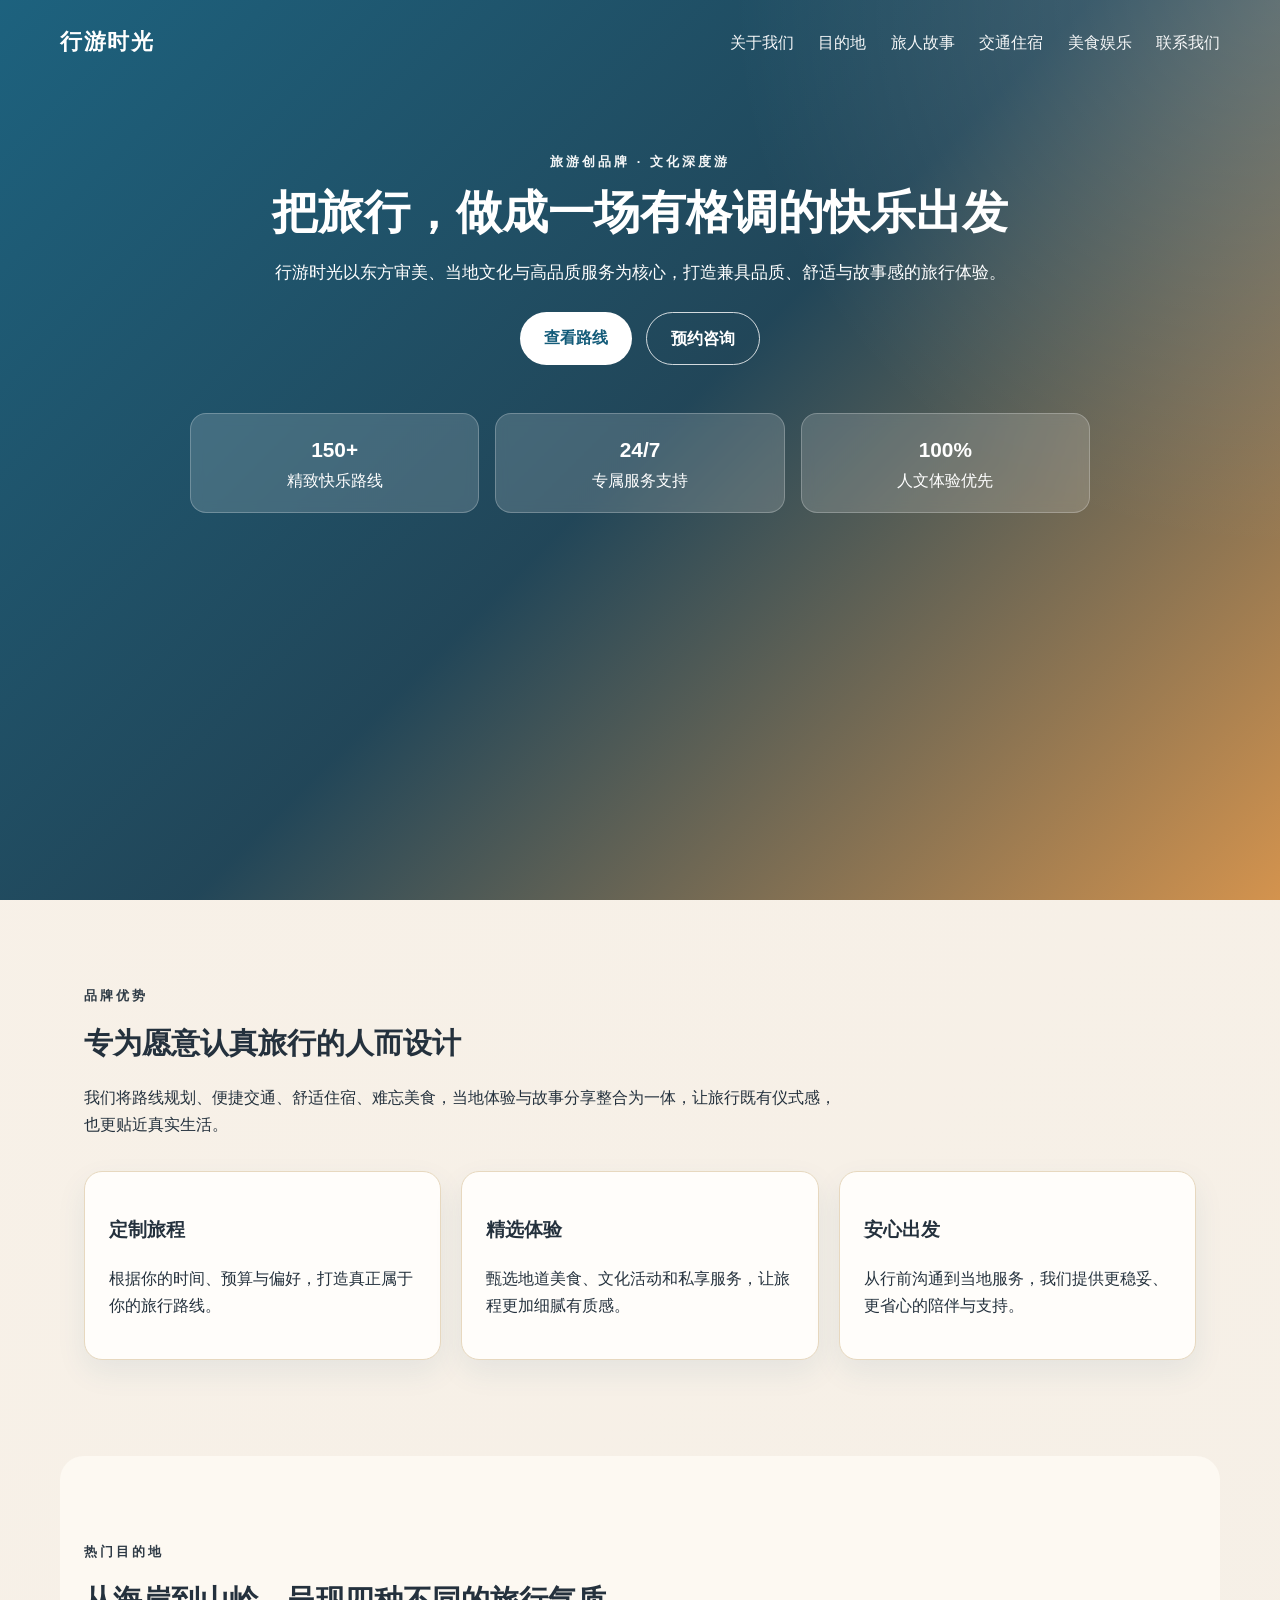
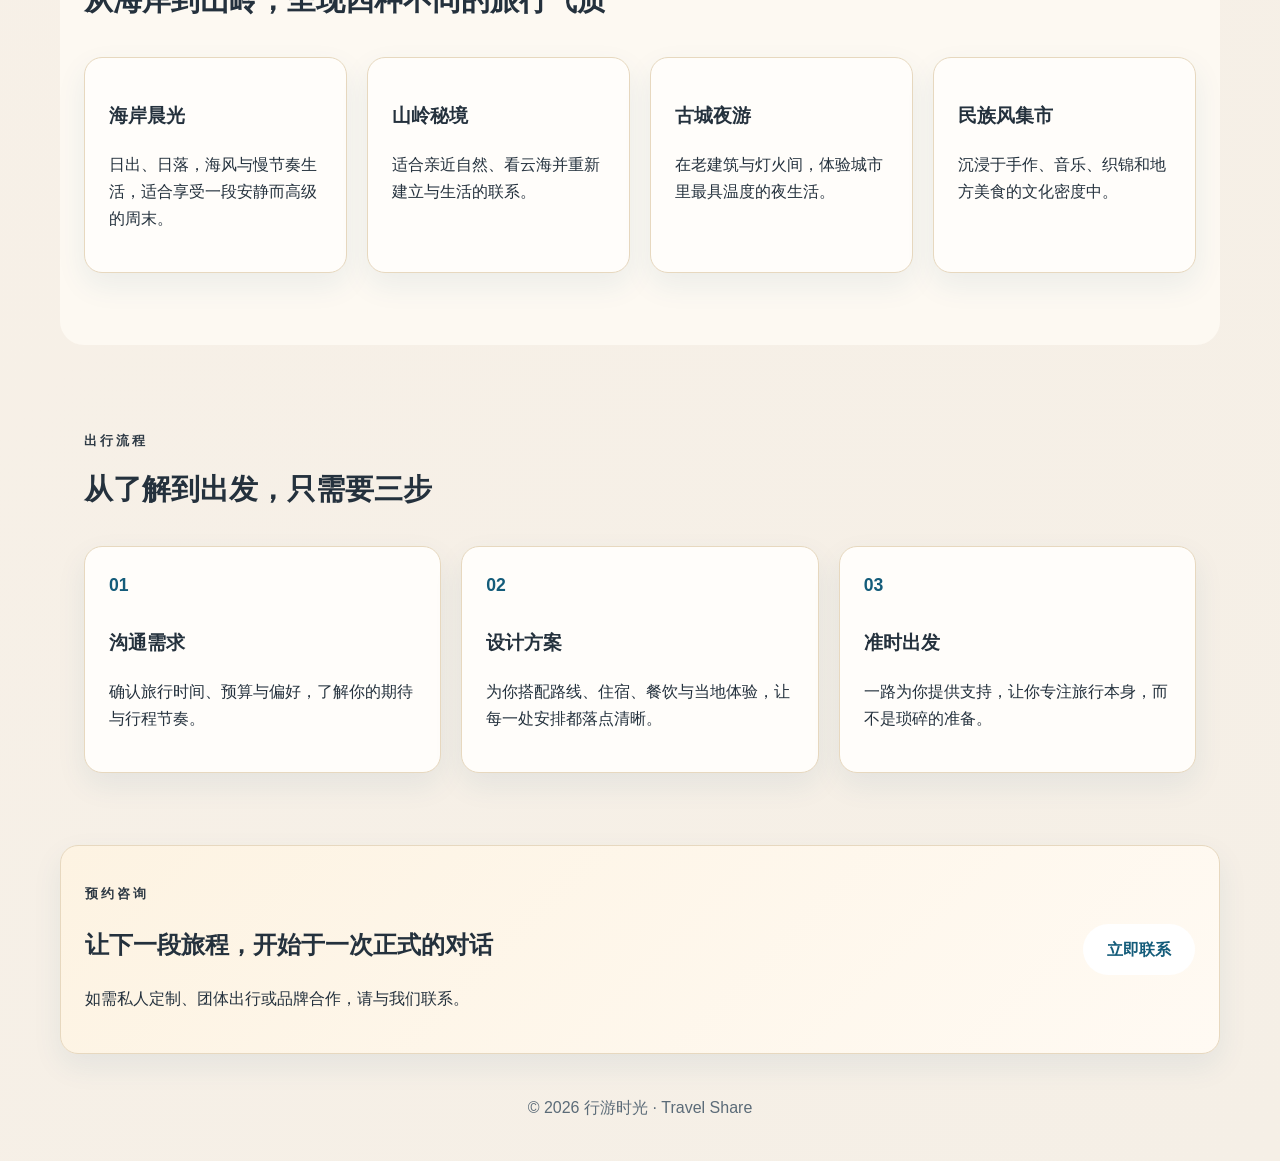
<file: index.html>
<!DOCTYPE html>
<html lang="zh-CN">
<head>
    <meta charset="UTF-8">
    <meta name="viewport" content="width=device-width, initial-scale=1.0">
    <title>行游时光 · Travel Share</title>
    <meta name="description" content="行游时光是面向高品质旅行体验与文化深度游的旅游品牌。">
    <link rel="stylesheet" href="css/style.css">
</head>
<body>
    <header class="hero">
        <nav class="nav">
            <a class="brand" href="index.html">行游时光</a>
            <div class="nav-links">
                <a href="pages/about.html">关于我们</a>
                <a href="pages/destinations.html">目的地</a>
                <a href="pages/stories.html">旅人故事</a>
                 <a href="pages/stories.html">交通住宿</a>
              <a href="pages/stories.html">美食娱乐</a>
                <a href="pages/contact.html">联系我们</a>
            </div>
        </nav>

        <div class="hero-content">
            <p class="tag">旅游创品牌 · 文化深度游</p>
            <h1>把旅行，做成一场有格调的快乐出发</h1>
            <p class="description">行游时光以东方审美、当地文化与高品质服务为核心，打造兼具品质、舒适与故事感的旅行体验。</p>
            <div class="hero-actions">
                <a class="btn btn-primary" href="pages/destinations.html">查看路线</a>
                <a class="btn btn-secondary" href="pages/contact.html">预约咨询</a>
            </div>
        </div>

        <div class="hero-stats">
            <div class="stat-card">
                <strong>150+</strong>
                <span>精致快乐路线</span>
            </div>
            <div class="stat-card">
                <strong>24/7</strong>
                <span>专属服务支持</span>
            </div>
            <div class="stat-card">
                <strong>100%</strong>
                <span>人文体验优先</span>
            </div>
        </div>
    </header>

    <main>
        <section class="section">
            <div class="section-heading">
                <p class="eyebrow">品牌优势</p>
                <h2>专为愿意认真旅行的人而设计</h2>
                <p>我们将路线规划、便捷交通、舒适住宿、难忘美食，当地体验与故事分享整合为一体，让旅行既有仪式感，也更贴近真实生活。</p>
            </div>
            <div class="card-grid">
                <article class="service-card">
                    <h3>定制旅程</h3>
                    <p>根据你的时间、预算与偏好，打造真正属于你的旅行路线。</p>
                </article>
                <article class="service-card">
                    <h3>精选体验</h3>
                    <p>甄选地道美食、文化活动和私享服务，让旅程更加细腻有质感。</p>
                </article>
                <article class="service-card">
                    <h3>安心出发</h3>
                    <p>从行前沟通到当地服务，我们提供更稳妥、更省心的陪伴与支持。</p>
                </article>
            </div>
        </section>

        <section class="section section-alt">
            <div class="section-heading">
                <p class="eyebrow">热门目的地</p>
                <h2>从海岸到山岭，呈现四种不同的旅行气质</h2>
            </div>
            <div class="card-grid">
                <article class="destination-card">
                    <h3>海岸晨光</h3>
                    <p>日出、日落，海风与慢节奏生活，适合享受一段安静而高级的周末。</p>
                </article>
                <article class="destination-card">
                    <h3>山岭秘境</h3>
                    <p>适合亲近自然、看云海并重新建立与生活的联系。</p>
                </article>
                <article class="destination-card">
                    <h3>古城夜游</h3>
                    <p>在老建筑与灯火间，体验城市里最具温度的夜生活。</p>
                </article>
                <article class="destination-card">
                    <h3>民族风集市</h3>
                    <p>沉浸于手作、音乐、织锦和地方美食的文化密度中。</p>
                </article>
            </div>
        </section>

        <section class="section">
            <div class="section-heading">
                <p class="eyebrow">出行流程</p>
                <h2>从了解到出发，只需要三步</h2>
            </div>
            <div class="process-grid">
                <article class="process-card">
                    <span>01</span>
                    <h3>沟通需求</h3>
                    <p>确认旅行时间、预算与偏好，了解你的期待与行程节奏。</p>
                </article>
                <article class="process-card">
                    <span>02</span>
                    <h3>设计方案</h3>
                    <p>为你搭配路线、住宿、餐饮与当地体验，让每一处安排都落点清晰。</p>
                </article>
                <article class="process-card">
                    <span>03</span>
                    <h3>准时出发</h3>
                    <p>一路为你提供支持，让你专注旅行本身，而不是琐碎的准备。</p>
                </article>
            </div>
        </section>

        <section class="section cta-banner">
            <div>
                <p class="eyebrow">预约咨询</p>
                <h2>让下一段旅程，开始于一次正式的对话</h2>
                <p>如需私人定制、团体出行或品牌合作，请与我们联系。</p>
            </div>
            <a class="btn btn-primary" href="mailto:hello@travelshare.example">立即联系</a>
        </section>
    </main>

    <footer class="footer">
        <p>© 2026 行游时光 · Travel Share</p>
    </footer>
</body>
</html>
</file>
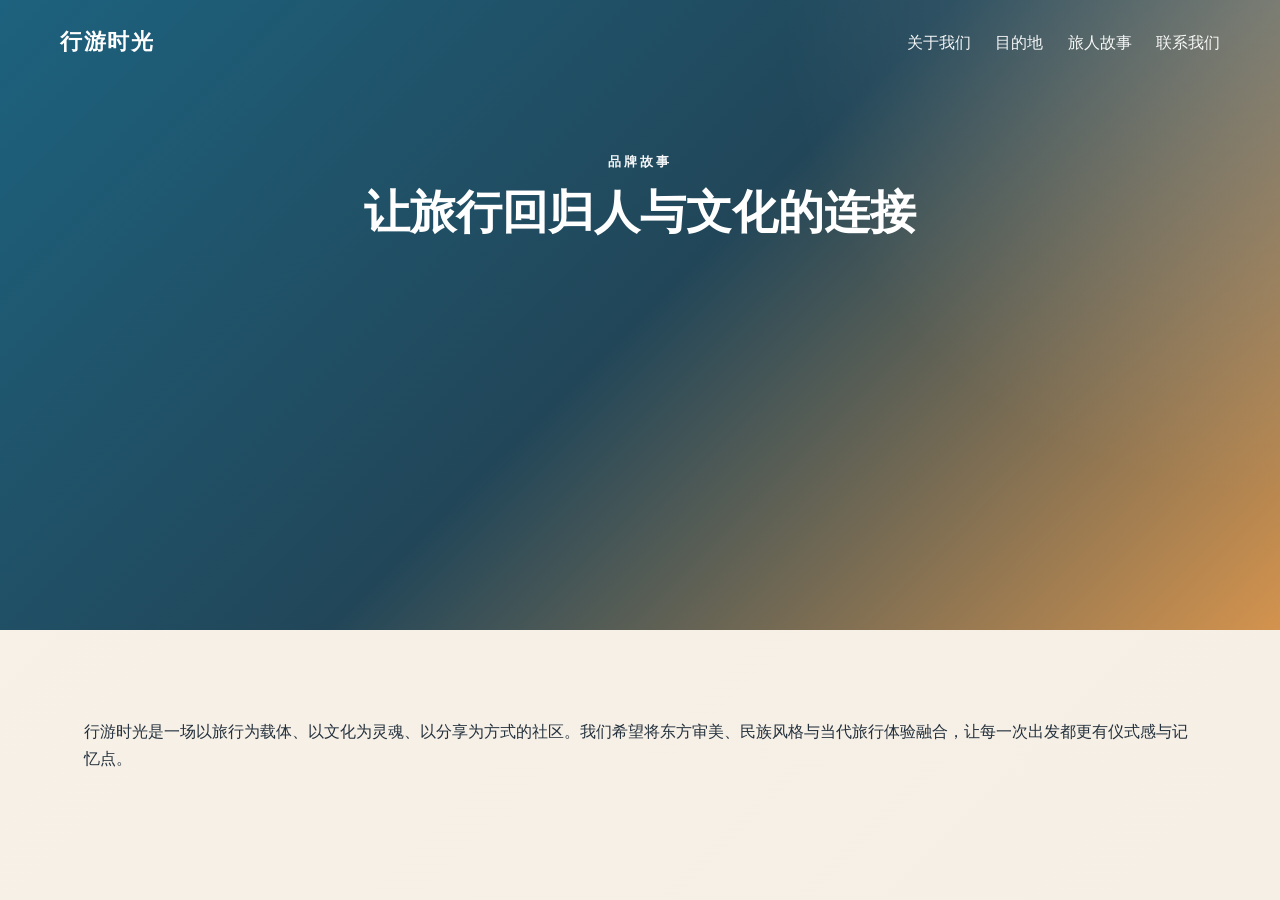
<file: pages/about.html>
<!DOCTYPE html>
<html lang="zh-CN">
<head>
    <meta charset="UTF-8">
    <meta name="viewport" content="width=device-width, initial-scale=1.0">
    <title>关于我们 · 行游时光</title>
    <link rel="stylesheet" href="../css/style.css">
</head>
<body>
    <header class="hero hero-small">
        <nav class="nav">
            <a class="brand" href="../index.html">行游时光</a>
            <div class="nav-links">
                <a href="about.html">关于我们</a>
                <a href="destinations.html">目的地</a>
                <a href="stories.html">旅人故事</a>
                <a href="contact.html">联系我们</a>
            </div>
        </nav>
        <div class="page-hero">
            <p class="tag">品牌故事</p>
            <h1>让旅行回归人与文化的连接</h1>
        </div>
    </header>
    <main class="page-content">
        <section class="section">
            <p>行游时光是一场以旅行为载体、以文化为灵魂、以分享为方式的社区。我们希望将东方审美、民族风格与当代旅行体验融合，让每一次出发都更有仪式感与记忆点。</p>
        </section>
    </main>
</body>
</html>
</file>
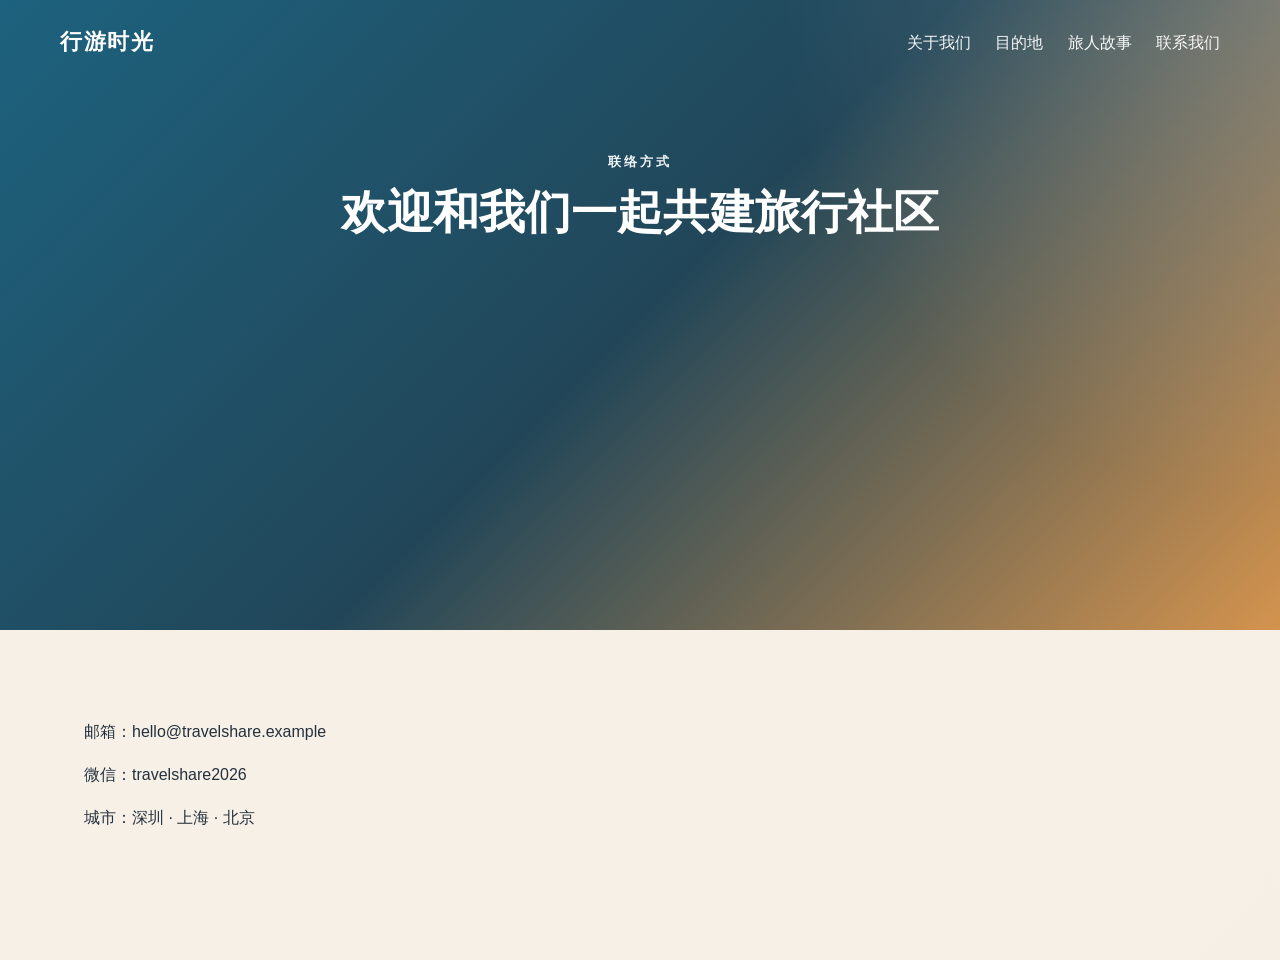
<file: pages/contact.html>
<!DOCTYPE html>
<html lang="zh-CN">
<head>
    <meta charset="UTF-8">
    <meta name="viewport" content="width=device-width, initial-scale=1.0">
    <title>联系我们 · 行游时光</title>
    <link rel="stylesheet" href="../css/style.css">
</head>
<body>
    <header class="hero hero-small">
        <nav class="nav">
            <a class="brand" href="../index.html">行游时光</a>
            <div class="nav-links">
                <a href="about.html">关于我们</a>
                <a href="destinations.html">目的地</a>
                <a href="stories.html">旅人故事</a>
                <a href="contact.html">联系我们</a>
            </div>
        </nav>
        <div class="page-hero">
            <p class="tag">联络方式</p>
            <h1>欢迎和我们一起共建旅行社区</h1>
        </div>
    </header>
    <main class="page-content">
        <section class="section contact-card">
            <p>邮箱：hello@travelshare.example</p>
            <p>微信：travelshare2026</p>
            <p>城市：深圳 · 上海 · 北京</p>
        </section>
    </main>
</body>
</html>
</file>
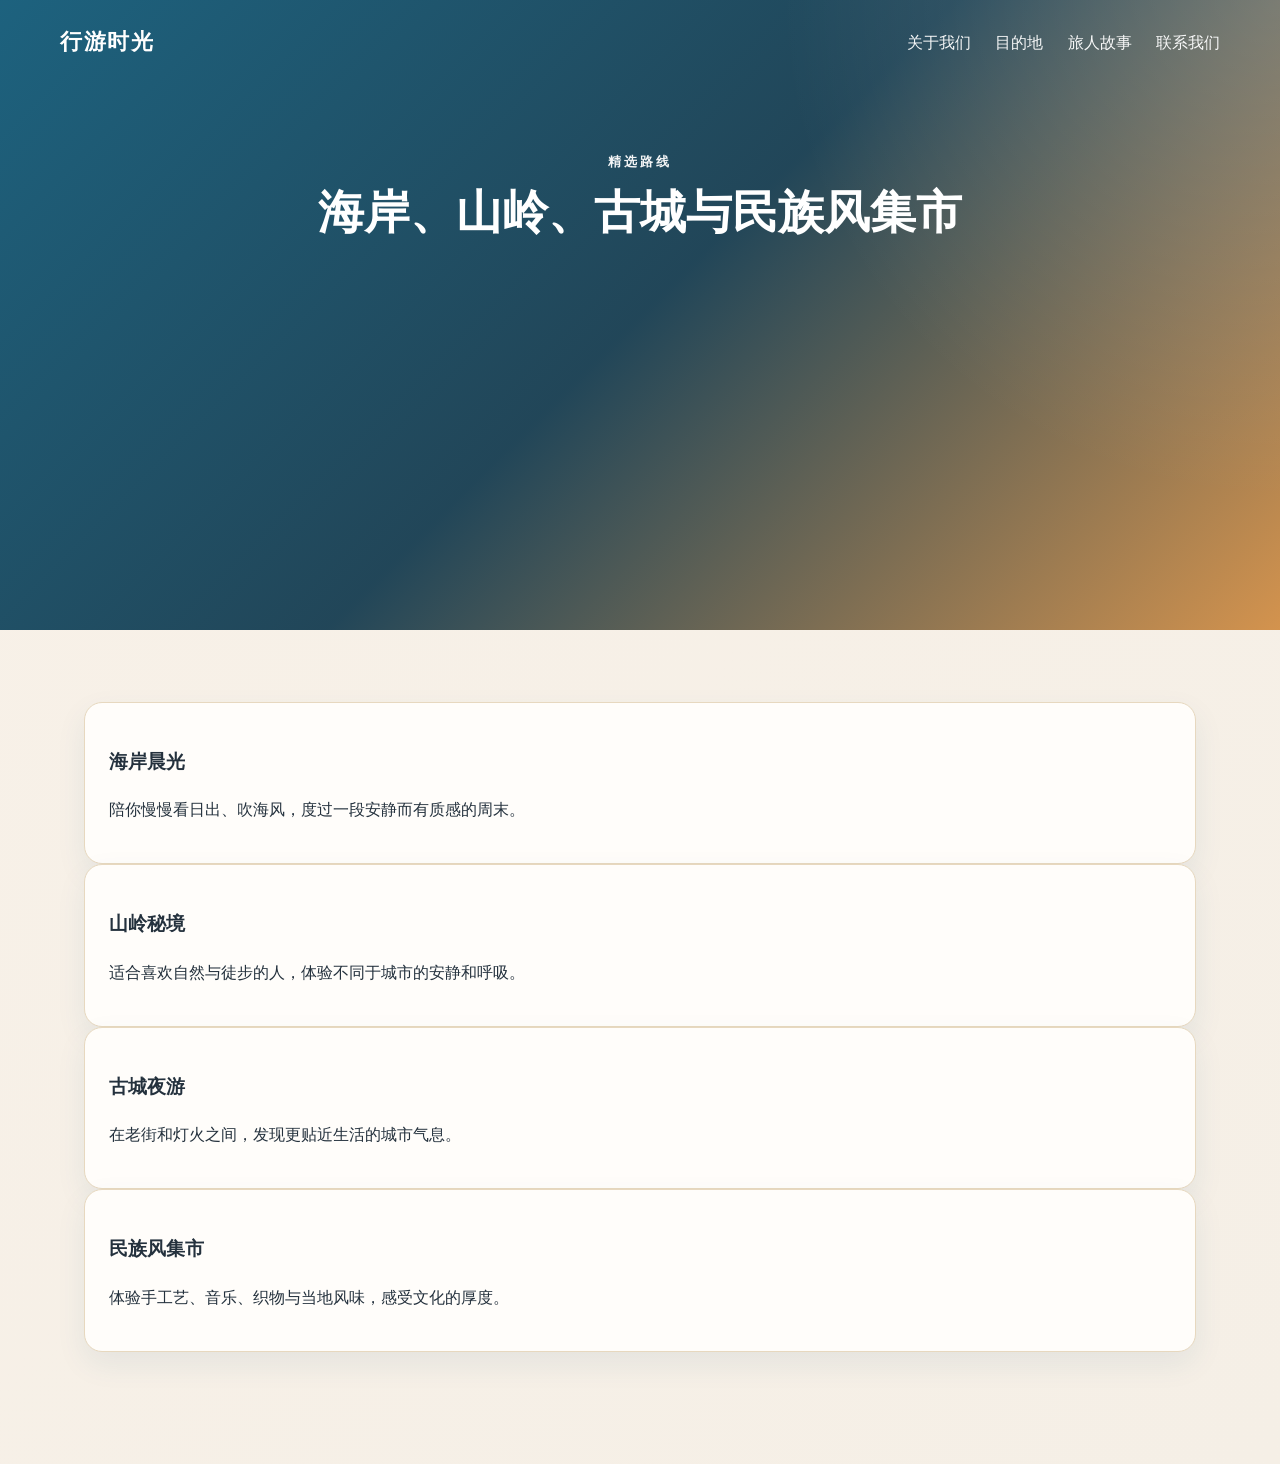
<file: pages/destinations.html>
<!DOCTYPE html>
<html lang="zh-CN">
<head>
    <meta charset="UTF-8">
    <meta name="viewport" content="width=device-width, initial-scale=1.0">
    <title>目的地 · 行游时光</title>
    <link rel="stylesheet" href="../css/style.css">
</head>
<body>
    <header class="hero hero-small">
        <nav class="nav">
            <a class="brand" href="../index.html">行游时光</a>
            <div class="nav-links">
                <a href="about.html">关于我们</a>
                <a href="destinations.html">目的地</a>
                <a href="stories.html">旅人故事</a>
                <a href="contact.html">联系我们</a>
            </div>
        </nav>
        <div class="page-hero">
            <p class="tag">精选路线</p>
            <h1>海岸、山岭、古城与民族风集市</h1>
        </div>
    </header>
    <main class="page-content">
        <section class="section destination-grid">
            <article class="destination-card"><h3>海岸晨光</h3><p>陪你慢慢看日出、吹海风，度过一段安静而有质感的周末。</p></article>
            <article class="destination-card"><h3>山岭秘境</h3><p>适合喜欢自然与徒步的人，体验不同于城市的安静和呼吸。</p></article>
            <article class="destination-card"><h3>古城夜游</h3><p>在老街和灯火之间，发现更贴近生活的城市气息。</p></article>
            <article class="destination-card"><h3>民族风集市</h3><p>体验手工艺、音乐、织物与当地风味，感受文化的厚度。</p></article>
        </section>
    </main>
</body>
</html>
</file>
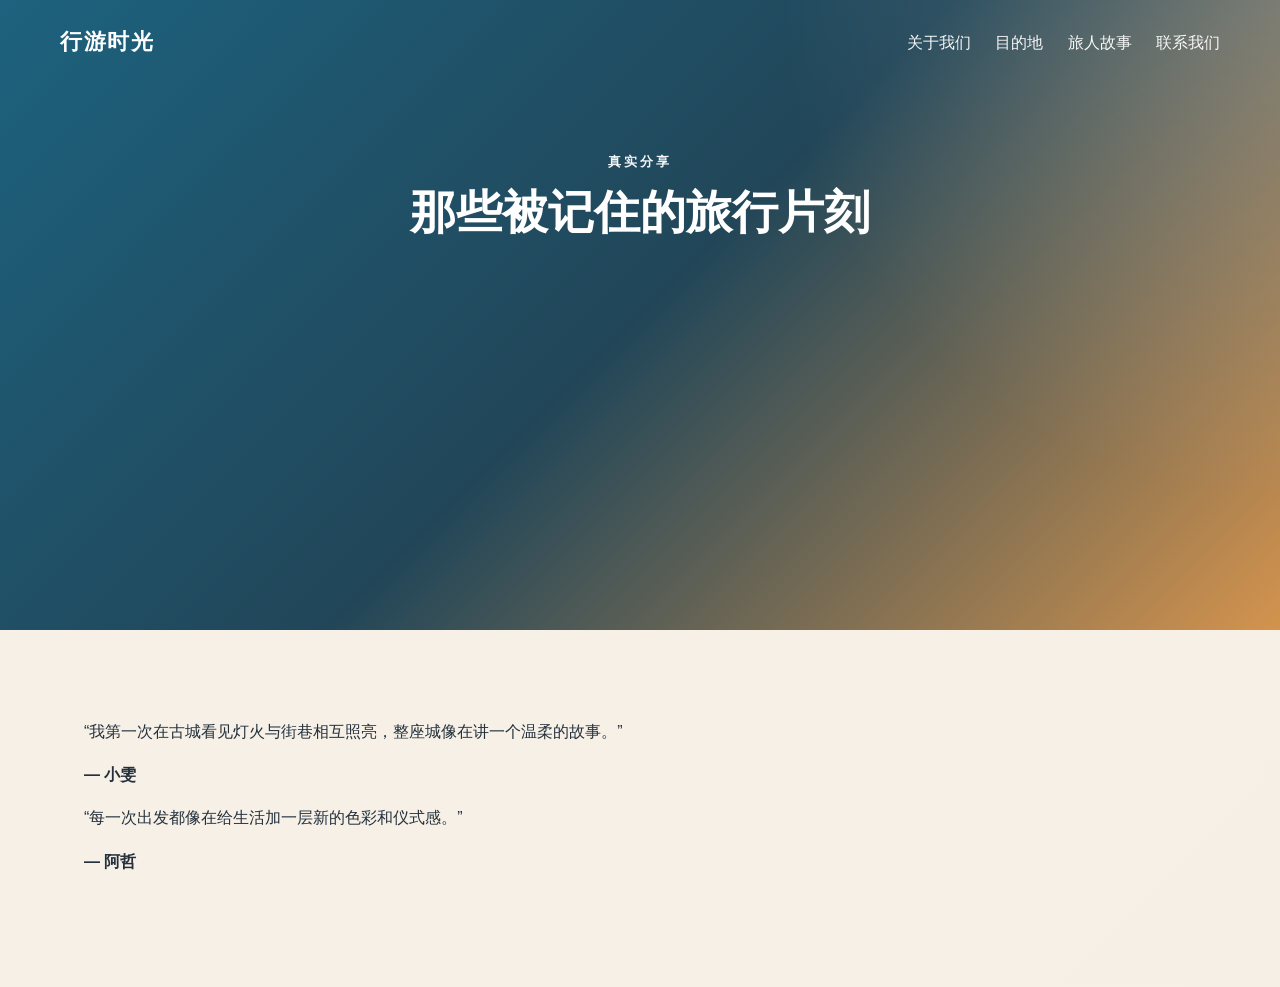
<file: pages/stories.html>
<!DOCTYPE html>
<html lang="zh-CN">
<head>
    <meta charset="UTF-8">
    <meta name="viewport" content="width=device-width, initial-scale=1.0">
    <title>旅人故事 · 行游时光</title>
    <link rel="stylesheet" href="../css/style.css">
</head>
<body>
    <header class="hero hero-small">
        <nav class="nav">
            <a class="brand" href="../index.html">行游时光</a>
            <div class="nav-links">
                <a href="about.html">关于我们</a>
                <a href="destinations.html">目的地</a>
                <a href="stories.html">旅人故事</a>
                <a href="contact.html">联系我们</a>
            </div>
        </nav>
        <div class="page-hero">
            <p class="tag">真实分享</p>
            <h1>那些被记住的旅行片刻</h1>
        </div>
    </header>
    <main class="page-content">
        <section class="section story-grid">
            <article class="story-card"><p>“我第一次在古城看见灯火与街巷相互照亮，整座城像在讲一个温柔的故事。”</p><strong>— 小雯</strong></article>
            <article class="story-card"><p>“每一次出发都像在给生活加一层新的色彩和仪式感。”</p><strong>— 阿哲</strong></article>
        </section>
    </main>
</body>
</html>
</file>
<file: css/style.css>
﻿:root {
    color-scheme: light;
    --bg: #f5efe6;
    --text: #24313d;
    --primary: #145c7a;
    --secondary: #d0893d;
    --accent: #e7c17d;
    --card: #fffdfa;
    --border: #e7d8bf;
}

* {
    box-sizing: border-box;
}

html {
    scroll-behavior: smooth;
}

body {
    margin: 0;
    font-family: "Microsoft YaHei", "Noto Sans SC", Arial, sans-serif;
    color: var(--text);
    background: linear-gradient(135deg, #f8f1e8, var(--bg));
    line-height: 1.7;
}

.hero {
    min-height: 100vh;
    padding: 24px 32px 60px;
    background: linear-gradient(135deg, rgba(20, 92, 122, 0.96), rgba(22, 61, 81, 0.95), rgba(208, 137, 61, 0.9));
    color: white;
    position: relative;
    overflow: hidden;
}

.hero::before {
    content: "";
    position: absolute;
    inset: 0;
    background: radial-gradient(circle at top right, rgba(255,255,255,0.18), transparent 35%);
    pointer-events: none;
}

.hero-small {
    min-height: 70vh;
}

.nav {
    display: flex;
    justify-content: space-between;
    align-items: center;
    max-width: 1160px;
    margin: 0 auto;
    position: relative;
    z-index: 1;
}

.brand {
    font-size: 1.35rem;
    font-weight: 700;
    color: white;
    text-decoration: none;
    letter-spacing: 0.08em;
}

.nav-links a {
    color: white;
    text-decoration: none;
    margin-left: 20px;
    opacity: 0.95;
}

.hero-content,
.page-hero {
    max-width: 820px;
    margin: 90px auto 0;
    text-align: center;
    position: relative;
    z-index: 1;
}

.tag,
.eyebrow {
    font-size: 0.8rem;
    letter-spacing: 0.24em;
    text-transform: uppercase;
    opacity: 0.95;
    font-weight: 700;
}

h1 {
    font-size: 2.9rem;
    margin: 10px 0 16px;
    color: white;
    text-align: center;
    line-height: 1.2;
}

.description {
    font-size: 1.08rem;
    margin-bottom: 24px;
    max-width: 760px;
    margin-left: auto;
    margin-right: auto;
}

.hero-actions {
    display: flex;
    justify-content: center;
    gap: 14px;
    flex-wrap: wrap;
}

.btn {
    display: inline-block;
    padding: 12px 24px;
    border-radius: 999px;
    text-decoration: none;
    font-weight: 700;
    transition: transform 0.2s ease;
}

.btn:hover {
    transform: translateY(-2px);
}

.btn-primary {
    background: white;
    color: var(--primary);
}

.btn-secondary {
    border: 1px solid rgba(255,255,255,0.8);
    color: white;
}

.hero-stats {
    display: grid;
    grid-template-columns: repeat(auto-fit, minmax(160px, 1fr));
    max-width: 900px;
    margin: 48px auto 0;
    gap: 16px;
    position: relative;
    z-index: 1;
}

.stat-card {
    background: rgba(255,255,255,0.16);
    border: 1px solid rgba(255,255,255,0.24);
    border-radius: 16px;
    padding: 18px;
    backdrop-filter: blur(6px);
    text-align: center;
}

.stat-card strong {
    display: block;
    font-size: 1.3rem;
}

.section {
    max-width: 1160px;
    margin: 0 auto;
    padding: 72px 24px;
}

.section-alt {
    background: rgba(255, 252, 245, 0.8);
    border-radius: 24px;
    margin-top: 24px;
}

.section-heading {
    max-width: 760px;
    margin-bottom: 32px;
}

.section-heading h2 {
    margin: 6px 0 10px;
    font-size: 1.8rem;
}

.card-grid,
.process-grid {
    display: grid;
    gap: 20px;
    grid-template-columns: repeat(auto-fit, minmax(220px, 1fr));
}

.service-card,
.destination-card,
.process-card,
.cta-banner {
    background: var(--card);
    border: 1px solid var(--border);
    border-radius: 18px;
    padding: 24px;
    box-shadow: 0 12px 30px rgba(20, 92, 122, 0.08);
}

.service-card:hover,
.destination-card:hover,
.process-card:hover {
    transform: translateY(-4px);
    transition: transform 0.2s ease;
}

.cta-banner {
    display: flex;
    justify-content: space-between;
    align-items: center;
    gap: 20px;
    background: linear-gradient(135deg, #fdf3e2, #fffaf3);
}

.process-card span {
    display: inline-block;
    font-size: 1.1rem;
    font-weight: 700;
    color: var(--primary);
    margin-bottom: 8px;
}

.page-content {
    padding-bottom: 40px;
}

.footer {
    text-align: center;
    padding: 24px;
    color: #5b6b78;
}

@media (max-width: 640px) {
    .hero {
        padding: 20px 16px 40px;
    }

    .nav {
        flex-direction: column;
        gap: 12px;
    }

    .nav-links a {
        margin: 0 8px;
    }

    h1 {
        font-size: 2.1rem;
    }

    .hero-content,
    .page-hero {
        margin-top: 60px;
    }

    .cta-banner {
        flex-direction: column;
        align-items: flex-start;
    }
}
</file>
